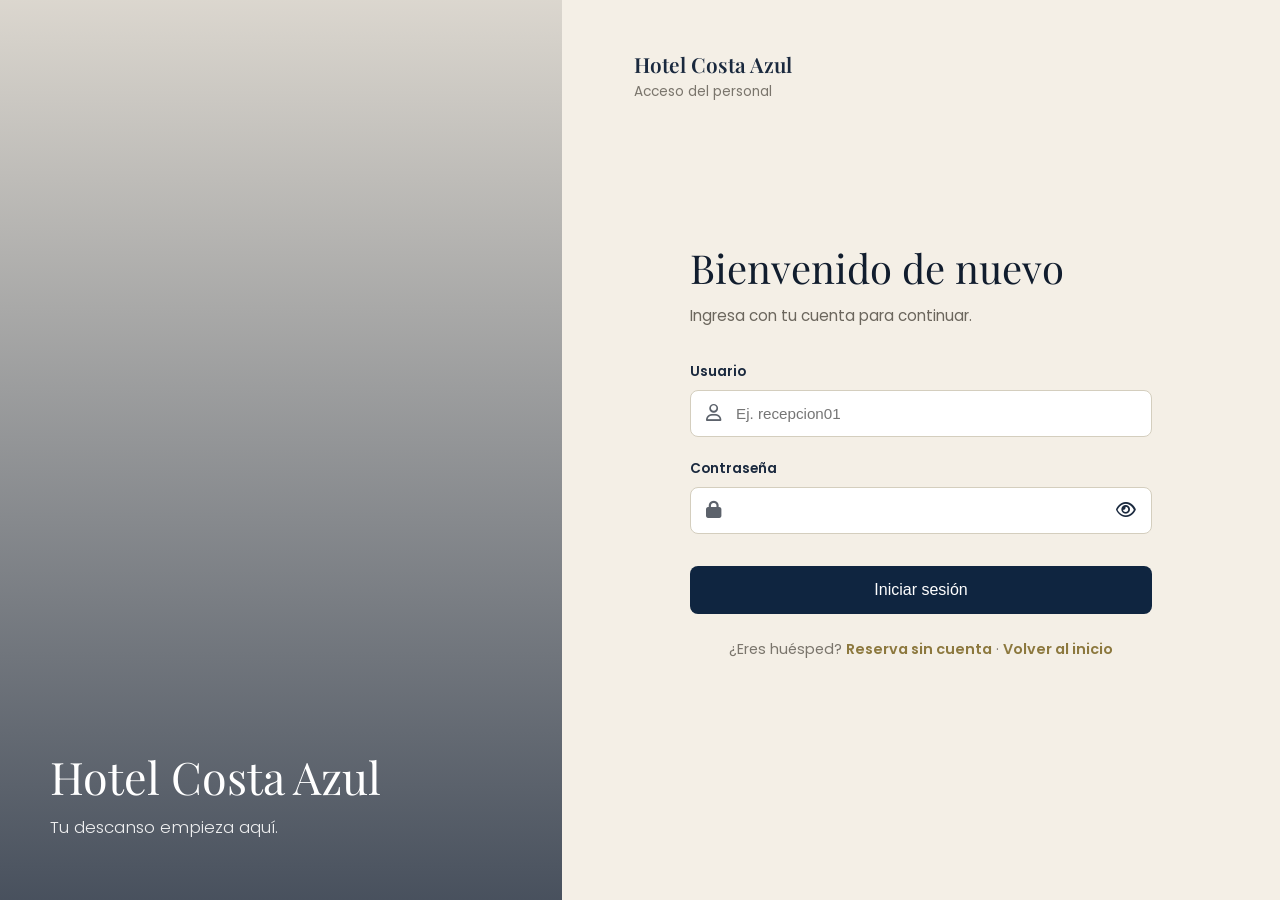
<file: Login/login.html>
<!DOCTYPE html>
<html lang="es">
<head>
  <meta charset="UTF-8">
  <meta name="viewport" content="width=device-width, initial-scale=1.0">
  <title>Hotel Costa Azul - Acceso del personal</title>
  
  <!-- Iconos de FontAwesome -->
  <link rel="stylesheet" href="https://cdnjs.cloudflare.com/ajax/libs/font-awesome/6.4.0/css/all.min.css">
  
  <!-- 1. CONEXIÓN CON EL ARCHIVO CSS -->
  <link rel="stylesheet" href="./login.css">
</head>
<body>

  <div class="login-container">
    
    <!-- Sección Izquierda (Imagen de fondo y texto) -->
    <div class="hero-section">
      <div class="hero-content">
        <h1>Hotel Costa Azul</h1>
        <p>Tu descanso empieza aquí.</p>
      </div>
    </div>

    <!-- Sección Derecha (Formulario) -->
    <div class="form-section">
      
      <div class="header-brand">
        <h2>Hotel Costa Azul</h2>
        <span>Acceso del personal</span>
      </div>

      <div class="welcome-text">
        
        <h1>Bienvenido de nuevo</h1>
        <p>Ingresa con tu cuenta para continuar.</p>
      </div>

      <form id="loginForm" class="login-form">
        
        <!-- Campo Usuario -->
        <div class="input-group">
          <label for="username">Usuario</label>
          <div class="input-wrapper">
            <i class="fa-regular fa-user icon-left"></i>
            <input type="text" id="username" placeholder="Ej. recepcion01" required>
          </div>
        </div>

        <!-- Campo Contraseña -->
        <div class="input-group">
          <label for="password">Contraseña</label>
          <div class="input-wrapper">
            <i class="fa-solid fa-lock icon-left"></i>
            <input type="password" id="password" required>
            <i class="fa-regular fa-eye icon-toggle-password" id="togglePassword"></i>
          </div>
        </div>

        <!-- Mensaje de credenciales inválidas (RNF-09) -->
        <p id="loginError" class="login-error" role="alert" hidden><i class="fa-solid fa-triangle-exclamation"></i> Revisa usuario o contraseña.</p>

        <!-- Botón Iniciar Sesión -->
        <button type="submit" class="btn-submit" data-rf="RNF-09">Iniciar sesión</button>

      </form>

      <!-- Pie del Formulario: el huésped no necesita cuenta -->
      <div class="form-footer">
        ¿Eres huésped? <a href="../Huesped/Reserva/Reser.html">Reserva sin cuenta</a> · <a href="../Principal/index.html">Volver al inicio</a>
      </div>

    </div>

  </div>

  <!-- 2. CONEXIÓN CON EL ARCHIVO JAVASCRIPT -->
  <script src="../js/datos.js"></script>
  <script src="./login.js"></script>
</body>
</html>
</file>
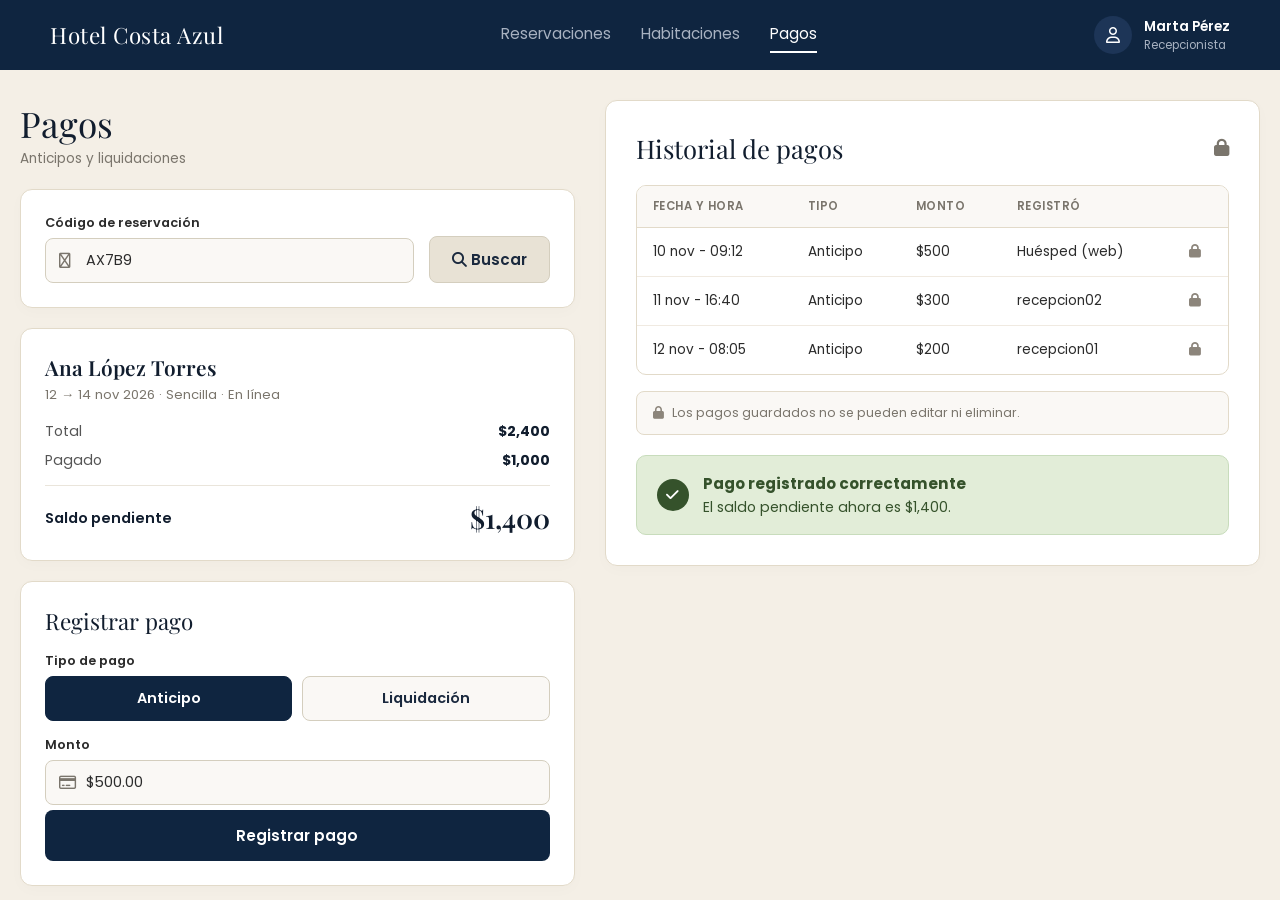
<file: Hotel_Recep/Pagos/pagos.html>
<!DOCTYPE html>
<html lang="es">
<head>
  <meta charset="UTF-8">
  <meta name="viewport" content="width=device-width, initial-scale=1.0">
  <title>Hotel Costa Azul - Gestión de Pagos (Recepción)</title>

  <!-- Google Fonts -->
  <link rel="preconnect" href="https://fonts.googleapis.com">
  <link rel="preconnect" href="https://fonts.gstatic.com" crossorigin>
  <link href="https://fonts.googleapis.com/css2?family=Playfair+Display:ital,wght@0,400;0,600;1,400&family=Poppins:wght@300;400;500;600&display=swap" rel="stylesheet">

  <!-- FontAwesome -->
  <link rel="stylesheet" href="https://cdnjs.cloudflare.com/ajax/libs/font-awesome/6.4.0/css/all.min.css">

  <!-- Estilos -->
  <link rel="stylesheet" href="pagos.css">
</head>
<body>

  <!-- Navbar Superior de Recepción -->
  <header class="navbar">
    <div class="nav-brand">Hotel Costa Azul</div>
    <nav class="nav-links">
      <a href="/Hotel_Recep/Recepcion/recep.html">Reservaciones</a>
      <a href="/Hotel_Recep/Habitaciones/hab.html">Habitaciones</a>
      <a href="/Hotel_Recep/Pagos/pagos.html" class="active">Pagos</a>
    </nav>
    <div class="user-profile">
      <div class="user-avatar"><i class="fa-regular fa-user"></i></div>
      <div class="user-info">
        <span class="user-name">Marta Pérez</span>
        <span class="user-role">Recepcionista</span>
      </div>
    </div>
  </header>

  <!-- Contenedor Principal -->
  <main class="main-container">
    
    <!-- Columna Izquierda: Búsqueda, Resumen de saldo y Registro de pago -->
    <section class="left-column">
      
      <div class="header-title-area">
        <h1>Pagos</h1>
        <p>Anticipos y liquidaciones</p>
      </div>

      <!-- Buscador de código de reservación -->
      <form id="searchPayForm" class="search-form">
        <div class="input-group">
          <label>Código de reservación</label>
          <div class="input-field">
            <i class="fa-regular fa-ticket"></i>
            <input type="text" id="reservationCode" value="AX7B9" required>
          </div>
        </div>
        <button type="submit" class="btn-search">
          <i class="fa-solid fa-magnifying-glass"></i> Buscar
        </button>
      </form>

      <!-- Tarjeta de Resumen Financiero del Huésped -->
      <div class="guest-financial-card">
        <div class="guest-name-title">Ana López Torres</div>
        <div class="guest-stay-info">12 → 14 nov 2026 · Sencilla · En línea</div>

        <div class="financial-rows">
          <div class="fin-row">
            <span>Total</span>
            <b>$2,400</b>
          </div>
          <div class="fin-row">
            <span>Pagado</span>
            <b>$1,000</b>
          </div>
        </div>

        <div class="balance-pending-row">
          <span class="balance-title">Saldo pendiente</span>
          <span class="balance-val" id="pendingBalanceDisplay">$1,400</span>
        </div>
      </div>

      <!-- Tarjeta de Registrar Pago -->
      <div class="register-payment-box">
        <h2>Registrar pago</h2>
        
        <form id="registerPaymentForm">
          <div class="input-group">
            <label>Tipo de pago</label>
            <div class="payment-type-options">
              <button type="button" class="type-btn active" data-type="anticipo">Anticipo</button>
              <button type="button" class="type-btn" data-type="liquidacion">Liquidación</button>
            </div>
          </div>

          <div class="input-group">
            <label>Monto</label>
            <div class="input-field">
              <i class="fa-regular fa-credit-card"></i>
              <input type="text" id="paymentAmountInput" value="$500.00" required>
            </div>
          </div>

          <button type="submit" class="btn-register-pay">Registrar pago</button>
        </form>
      </div>

    </section>

    <!-- Columna Derecha: Historial de pagos y Alerta de éxito -->
    <aside class="right-column">
      <div class="history-card-box">
        
        <div class="history-header">
          <h2>Historial de pagos</h2>
          <i class="fa-solid fa-lock lock-top-icon"></i>
        </div>

        <!-- Tabla del Historial -->
        <div class="history-table-wrapper">
          <table>
            <thead>
              <tr>
                <th>FECHA Y HORA</th>
                <th>TIPO</th>
                <th>MONTO</th>
                <th>REGISTRÓ</th>
                <th></th>
              </tr>
            </thead>
            <tbody>
              <tr>
                <td>10 nov - 09:12</td>
                <td>Anticipo</td>
                <td>$500</td>
                <td>Huésped (web)</td>
                <td><i class="fa-solid fa-lock"></i></td>
              </tr>
              <tr>
                <td>11 nov - 16:40</td>
                <td>Anticipo</td>
                <td>$300</td>
                <td>recepcion02</td>
                <td><i class="fa-solid fa-lock"></i></td>
              </tr>
              <tr>
                <td>12 nov - 08:05</td>
                <td>Anticipo</td>
                <td>$200</td>
                <td>recepcion01</td>
                <td><i class="fa-solid fa-lock"></i></td>
              </tr>
            </tbody>
          </table>
        </div>

        <!-- Nota informativa con candado -->
        <div class="security-notice-box">
          <i class="fa-solid fa-lock"></i> Los pagos guardados no se pueden editar ni eliminar.
        </div>

        <!-- Banner Verde de Éxito -->
        <div id="successPaymentBanner" class="success-payment-banner">
          <div class="success-banner-icon"><i class="fa-solid fa-check"></i></div>
          <div class="success-banner-text">
            <b>Pago registrado correctamente</b>
            <span>El saldo pendiente ahora es <span id="newPendingBalanceText">$1,400</span>.</span>
          </div>
        </div>

      </div>
    </aside>

  </main>

  <!-- Script -->
  <script src="pagos.js"></script>
</body>
</html>
</file>
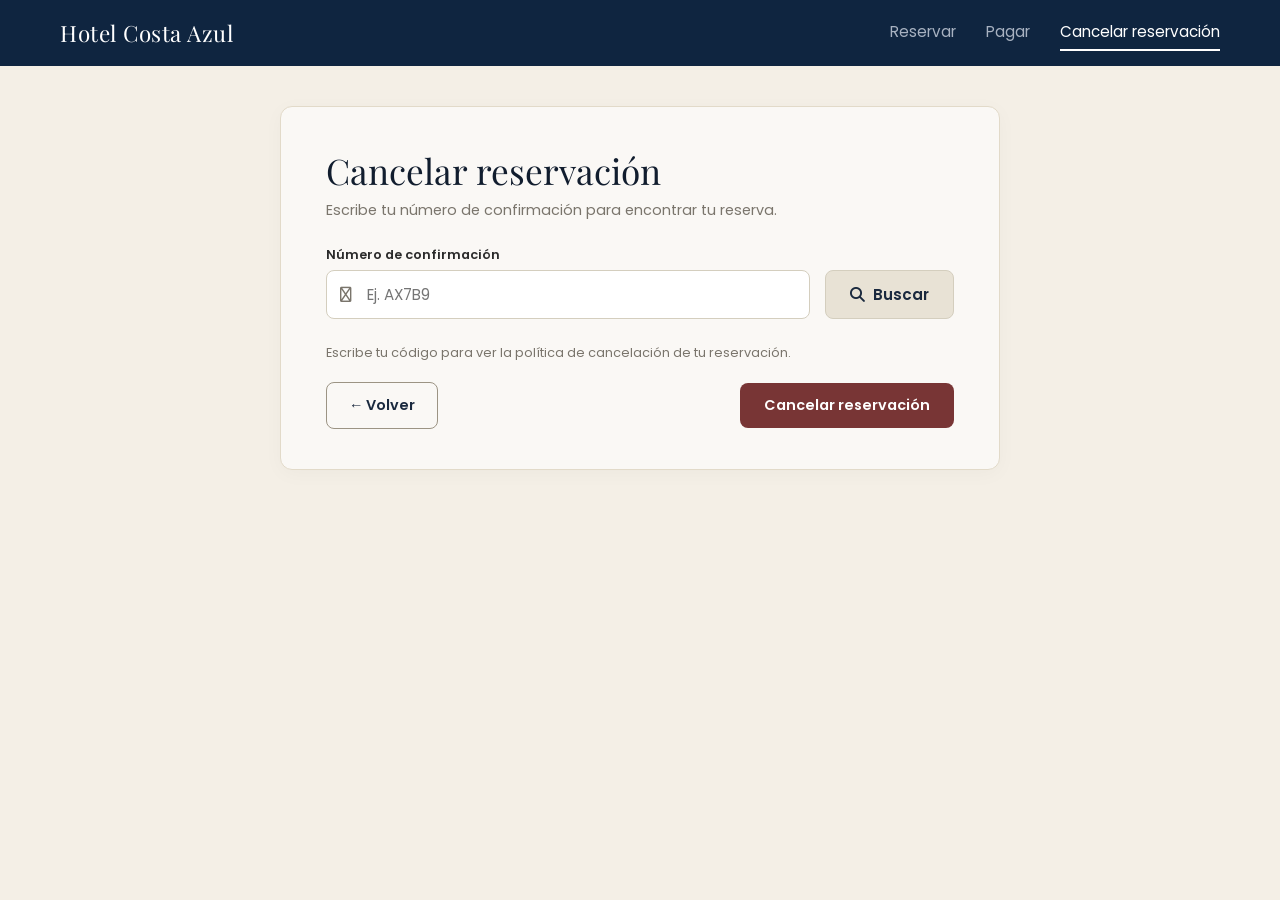
<file: Huesped/Cancelar/Cance.html>
<!DOCTYPE html>
<html lang="es">
<head>
  <meta charset="UTF-8">
  <meta name="viewport" content="width=device-width, initial-scale=1.0">
  <title>Hotel Costa Azul - Cancelar reservación</title>

  <!-- Google Fonts -->
  <link rel="preconnect" href="https://fonts.googleapis.com">
  <link rel="preconnect" href="https://fonts.gstatic.com" crossorigin>
  <link href="https://fonts.googleapis.com/css2?family=Playfair+Display:ital,wght@0,400;0,600;1,400&family=Poppins:wght@300;400;500;600&display=swap" rel="stylesheet">

  <!-- FontAwesome -->
  <link rel="stylesheet" href="https://cdnjs.cloudflare.com/ajax/libs/font-awesome/6.4.0/css/all.min.css">

  <!-- Estilos -->
  <link rel="stylesheet" href="Cance.css">
</head>
<body>

  <!-- Navbar Superior -->
  <header class="navbar">
    <a class="nav-brand" href="../../Principal/index.html" style="text-decoration:none;color:inherit">Hotel Costa Azul</a>
    <nav class="nav-links">
      <a href="../Reserva/Reser.html">Reservar</a>
      <a href="../Pagar/pagar.html">Pagar</a>
      <a href="Cance.html" class="active">Cancelar reservación</a>
    </nav>
  </header>

  <!-- Contenedor Principal -->
  <main class="main-container">
    
    <div class="cancel-card">
      
      <h1>Cancelar reservación</h1>
      <p class="subtitle">Escribe tu número de confirmación para encontrar tu reserva.</p>

      <!-- Formulario / Buscador -->
      <form id="cancelSearchForm" class="search-form">
        <div class="input-group">
          <label for="confCode">Número de confirmación</label>
          <div class="input-field">
            <i class="fa-regular fa-ticket icon-left"></i>
            <input type="text" id="confCode" placeholder="Ej. AX7B9" maxlength="5" autocomplete="off" required>
          </div>
        </div>

        <button type="submit" class="btn-search" data-rf="RF-13">
          <i class="fa-solid fa-magnifying-glass"></i> Buscar
        </button>
      </form>

      <p class="field-error" id="searchError" role="alert" hidden>No encontramos una reservación con ese código.</p>

      <!-- Detalle de la Reservación (aparece al encontrarla) -->
      <div id="reservationResult" class="reservation-box" hidden>

        <div class="res-header">
          <h2>Reservación <span id="displayCode">—</span></h2>
          <span id="statusBadge" class="badge-active">Activa</span>
        </div>

        <div class="res-details">
          <div class="detail-row">
            <span class="label">Huésped</span>
            <span class="value" id="resGuest">—</span>
          </div>
          <div class="detail-row">
            <span class="label">Fechas</span>
            <span class="value" id="resDates">—</span>
          </div>
          <div class="detail-row">
            <span class="label">Habitación</span>
            <span class="value" id="resRoom">—</span>
          </div>
          <div class="detail-row">
            <span class="label">Total</span>
            <span class="value" id="resTotal">—</span>
          </div>
        </div>

      </div>

      <p class="policy-text" id="policyText">Escribe tu código para ver la política de cancelación de tu reservación.</p>

      <!-- Botones Inferiores -->
      <div class="bottom-actions">
        <a href="../../Principal/index.html" class="btn-back">← Volver</a>
        <button id="openModalBtn" class="btn-init-cancel" data-rf="RF-13, RF-09" disabled>Cancelar reservación</button>
      </div>

    </div>

  </main>

  <!-- Ventana Emergente (Modal de Confirmación de Cancelación) -->
  <div id="confirmModal" class="modal-overlay" style="display: none;">
    <div class="modal-content">
      <div class="modal-icon">
        <i class="fa-solid fa-triangle-exclamation"></i>
      </div>
      <h2>¿Cancelar esta reservación?</h2>
      <p>Su estado cambiará a "Cancelada".</p>
      
      <div class="modal-buttons">
        <button id="btnNoReturn" class="btn-no">No, volver</button>
        <button id="btnYesCancel" class="btn-yes">Sí, cancelar</button>
      </div>
    </div>
  </div>

  <!-- Script -->
  <script src="../../js/datos.js"></script>
  <script src="Cance.js"></script>
</body>
</html>
</file>
<file: Login/login.css>
@import url('https://fonts.googleapis.com/css2?family=Playfair+Display:wght@400;600&family=Poppins:wght@300;400;500;600&display=swap');

* {
  box-sizing: border-box;
  margin: 0;
  padding: 0;
}

body {
  font-family: 'Poppins', sans-serif;
  height: 100vh;
  display: flex;
  justify-content: center;
  align-items: center;
  background-color: #f4efe6;
}

.login-container {
  display: flex;
  width: 100%;
  height: 100vh;
}

/* Sección Izquierda */
.hero-section {
  flex: 1;
  background: linear-gradient(to top, rgba(15, 28, 48, 0.75), rgba(0, 0, 0, 0.1)),
              url('https://images.unsplash.com/photo-1507525428034-b723cf961d3e?q=80&w=1200&auto=format&fit=crop') no-repeat center center/cover;
  display: flex;
  align-items: flex-end;
  padding: 60px 50px;
}

.hero-content {
  color: #ffffff;
}

.hero-content h1 {
  font-family: 'Playfair Display', serif;
  font-size: 2.8rem;
  font-weight: 400;
  margin-bottom: 8px;
}

.hero-content p {
  font-size: 1.05rem;
  font-weight: 300;
  opacity: 0.9;
}

/* Sección Derecha */
.form-section {
  flex: 1;
  background-color: #f4efe6;
  display: flex;
  flex-direction: column;
  justify-content: center;
  padding: 0 10%;
  position: relative;
}

.header-brand {
  position: absolute;
  top: 50px;
  left: 10%;
}

.header-brand h2 {
  font-family: 'Playfair Display', serif;
  font-size: 1.3rem;
  color: #1a293e;
  font-weight: 600;
}

.header-brand span {
  font-size: 0.85rem;
  color: #7a756c;
}

.welcome-text {
  margin-bottom: 35px;
}

.welcome-text h1 {
  font-family: 'Playfair Display', serif;
  font-size: 2.5rem;
  color: #111d2e;
  font-weight: 400;
  margin-bottom: 10px;
}

.welcome-text p {
  color: #6b665d;
  font-size: 0.95rem;
}

.login-form {
  display: flex;
  flex-direction: column;
  gap: 22px;
}

.input-group {
  display: flex;
  flex-direction: column;
  gap: 8px;
}

.input-group label {
  font-size: 0.85rem;
  font-weight: 600;
  color: #1a293e;
}

.input-wrapper {
  position: relative;
  display: flex;
  align-items: center;
}

.input-wrapper input {
  width: 100%;
  padding: 14px 16px 14px 45px;
  border: 1px solid #d4cebe;
  border-radius: 8px;
  background-color: #ffffff;
  font-size: 0.95rem;
  color: #2b2b2b;
  outline: none;
  transition: border-color 0.2s ease, box-shadow 0.2s ease;
}

.input-wrapper input:focus {
  border-color: #0f2540;
  box-shadow: 0 0 0 3px rgba(15, 37, 64, 0.1);
}

.icon-left {
  position: absolute;
  left: 16px;
  color: #5c626b;
  font-size: 1.1rem;
  pointer-events: none;
}

.icon-toggle-password {
  position: absolute;
  right: 16px;
  color: #1a293e;
  font-size: 1.1rem;
  cursor: pointer;
}

.btn-submit {
  margin-top: 10px;
  padding: 15px;
  background-color: #0f2540;
  color: #ffffff;
  border: none;
  border-radius: 8px;
  font-size: 1rem;
  font-weight: 500;
  cursor: pointer;
  transition: background-color 0.2s ease;
}

.btn-submit:hover {
  background-color: #18355a;
}

.form-footer {
  margin-top: 25px;
  text-align: center;
  font-size: 0.9rem;
  color: #7a756c;
}

.form-footer a {
  color: #8c783e;
  text-decoration: none;
  font-weight: 600;
}

@media (max-width: 768px) {
  .hero-section {
    display: none;
  }
  .form-section {
    padding: 40px 25px;
  }
  .header-brand {
    position: relative;
    top: 0;
    left: 0;
    margin-bottom: 30px;
  }
}
/* Mensaje de error de credenciales (I-01) */
.login-error {
  background-color: #fdeaea;
  border: 1px solid #f0b4b4;
  color: #9b2c2c;
  border-radius: 8px;
  padding: 10px 14px;
  font-size: 0.85rem;
  margin-bottom: 12px;
}
.login-error[hidden] { display: none; }
</file>
<file: Hotel_Recep/Pagos/pagos.css>
* {
  box-sizing: border-box;
  margin: 0;
  padding: 0;
}

body {
  font-family: 'Poppins', sans-serif;
  background-color: #f4efe6;
  color: #1a293e;
  min-height: 100vh;
}

/* Navbar de Recepción */
.navbar {
  background-color: #0f2540;
  display: flex;
  justify-content: space-between;
  align-items: center;
  padding: 16px 50px;
  color: #ffffff;
}

.nav-brand {
  font-family: 'Playfair Display', serif;
  font-size: 1.4rem;
  letter-spacing: 0.5px;
}

.nav-links {
  display: flex;
  gap: 30px;
}

.nav-links a {
  color: #a8b2c1;
  text-decoration: none;
  font-size: 0.95rem;
  position: relative;
  padding-bottom: 4px;
}

.nav-links a.active, .nav-links a:hover {
  color: #ffffff;
}

.nav-links a.active::after {
  content: '';
  position: absolute;
  bottom: -4px;
  left: 0;
  width: 100%;
  height: 2px;
  background-color: #ffffff;
}

.user-profile {
  display: flex;
  align-items: center;
  gap: 12px;
}

.user-avatar {
  width: 38px;
  height: 38px;
  background-color: #1d3557;
  border-radius: 50%;
  display: flex;
  justify-content: center;
  align-items: center;
  color: #ffffff;
}

.user-info {
  display: flex;
  flex-direction: column;
}

.user-name {
  font-size: 0.85rem;
  font-weight: 600;
  color: #ffffff;
}

.user-role {
  font-size: 0.72rem;
  color: #a8b2c1;
}

/* Layout Principal */
.main-container {
  display: flex;
  gap: 30px;
  max-width: 1350px;
  margin: 30px auto;
  padding: 0 20px;
}

.left-column {
  flex: 1.1;
}

.header-title-area {
  margin-bottom: 20px;
}

.header-title-area h1 {
  font-family: 'Playfair Display', serif;
  font-size: 2.2rem;
  font-weight: 400;
  color: #111d2e;
  margin-bottom: 2px;
}

.header-title-area p {
  font-size: 0.85rem;
  color: #7a756c;
}

/* Buscador de Reserva */
.search-form {
  display: flex;
  gap: 15px;
  align-items: flex-end;
  background-color: #ffffff;
  border: 1px solid #e2dac9;
  border-radius: 12px;
  padding: 24px;
  margin-bottom: 20px;
  box-shadow: 0 4px 15px rgba(0,0,0,0.02);
}

.input-group {
  display: flex;
  flex-direction: column;
  gap: 6px;
  flex: 1;
}

.input-group label {
  font-size: 0.8rem;
  font-weight: 600;
  color: #2b2b2b;
}

.input-field {
  position: relative;
  display: flex;
  align-items: center;
}

.input-field i {
  position: absolute;
  left: 14px;
  color: #7a756c;
  font-size: 0.95rem;
}

.input-field input {
  width: 100%;
  padding: 11px 14px 11px 40px;
  border: 1px solid #d4cebe;
  border-radius: 8px;
  background-color: #faf8f5;
  font-size: 0.9rem;
  color: #2b2b2b;
  font-family: 'Poppins', sans-serif;
  outline: none;
}

.btn-search {
  padding: 11px 22px;
  background-color: #e8e2d5;
  border: 1px solid #d4cebe;
  border-radius: 8px;
  color: #1a293e;
  font-weight: 600;
  font-size: 0.95rem;
  cursor: pointer;
  font-family: 'Poppins', sans-serif;
}

.btn-search:hover {
  background-color: #dfd7c7;
}

/* Tarjeta de Resumen Financiero */
.guest-financial-card {
  background-color: #ffffff;
  border: 1px solid #e2dac9;
  border-radius: 12px;
  padding: 24px;
  margin-bottom: 20px;
  box-shadow: 0 4px 15px rgba(0,0,0,0.02);
}

.guest-name-title {
  font-family: 'Playfair Display', serif;
  font-size: 1.3rem;
  font-weight: 600;
  color: #111d2e;
  margin-bottom: 4px;
}

.guest-stay-info {
  font-size: 0.82rem;
  color: #7a756c;
  margin-bottom: 16px;
}

.financial-rows {
  display: flex;
  flex-direction: column;
  gap: 8px;
  margin-bottom: 14px;
  font-size: 0.88rem;
  color: #555;
}

.fin-row {
  display: flex;
  justify-content: space-between;
}

.fin-row b {
  color: #111d2e;
}

.balance-pending-row {
  display: flex;
  justify-content: space-between;
  align-items: center;
  border-top: 1px solid #eae5db;
  padding-top: 14px;
}

.balance-title {
  font-size: 0.9rem;
  font-weight: 600;
  color: #111d2e;
}

.balance-val {
  font-family: 'Playfair Display', serif;
  font-size: 1.7rem;
  font-weight: 600;
  color: #111d2e;
}

/* Tarjeta de Registrar Pago */
.register-payment-box {
  background-color: #ffffff;
  border: 1px solid #e2dac9;
  border-radius: 12px;
  padding: 24px;
  box-shadow: 0 4px 15px rgba(0,0,0,0.02);
}

.register-payment-box h2 {
  font-family: 'Playfair Display', serif;
  font-size: 1.4rem;
  font-weight: 400;
  color: #111d2e;
  margin-bottom: 16px;
}

.payment-type-options {
  display: flex;
  gap: 10px;
  margin-bottom: 15px;
}

.type-btn {
  flex: 1;
  padding: 11px;
  background-color: #faf8f5;
  border: 1px solid #d4cebe;
  border-radius: 8px;
  font-size: 0.9rem;
  font-weight: 600;
  color: #1a293e;
  cursor: pointer;
  font-family: 'Poppins', sans-serif;
  transition: all 0.2s;
}

.type-btn.active {
  background-color: #0f2540;
  border-color: #0f2540;
  color: #ffffff;
}

.btn-register-pay {
  width: 100%;
  padding: 14px;
  background-color: #0f2540;
  color: #ffffff;
  border: none;
  border-radius: 8px;
  font-size: 0.95rem;
  font-weight: 600;
  cursor: pointer;
  margin-top: 5px;
  font-family: 'Poppins', sans-serif;
  transition: background 0.2s;
}

.btn-register-pay:hover {
  background-color: #18355a;
}

/* Columna Derecha: Historial y Éxito */
.right-column {
  flex: 1.3;
}

.history-card-box {
  background-color: #ffffff;
  border: 1px solid #e2dac9;
  border-radius: 12px;
  padding: 30px;
  box-shadow: 0 4px 15px rgba(0,0,0,0.02);
}

.history-header {
  display: flex;
  justify-content: space-between;
  align-items: center;
  margin-bottom: 20px;
}

.history-header h2 {
  font-family: 'Playfair Display', serif;
  font-size: 1.6rem;
  font-weight: 400;
  color: #111d2e;
}

.lock-top-icon {
  color: #7a756c;
  font-size: 1.1rem;
}

.history-table-wrapper {
  border: 1px solid #e2dac9;
  border-radius: 10px;
  overflow: hidden;
  margin-bottom: 16px;
}

table {
  width: 100%;
  border-collapse: collapse;
  text-align: left;
  font-size: 0.85rem;
}

th {
  color: #7a756c;
  font-weight: 600;
  font-size: 0.72rem;
  padding: 12px 16px;
  border-bottom: 1px solid #e2dac9;
  background-color: #faf8f5;
  letter-spacing: 0.5px;
}

td {
  padding: 14px 16px;
  border-bottom: 1px solid #f0eae1;
  color: #2b2b2b;
}

td i {
  color: #8c857b;
  font-size: 0.85rem;
}

tr:last-child td {
  border-bottom: none;
}

.security-notice-box {
  background-color: #faf8f5;
  border: 1px solid #e2dac9;
  border-radius: 8px;
  padding: 12px 16px;
  font-size: 0.78rem;
  color: #7a756c;
  display: flex;
  align-items: center;
  gap: 8px;
  margin-bottom: 20px;
}

.security-notice-box i {
  color: #8c857b;
}

/* Banner de Éxito Verde */
.success-payment-banner {
  background-color: #e2edd8;
  border: 1px solid #c8dcbc;
  border-radius: 10px;
  padding: 16px 20px;
  display: flex;
  align-items: center;
  gap: 14px;
}

.success-banner-icon {
  width: 32px;
  height: 32px;
  background-color: #35522b;
  color: #ffffff;
  border-radius: 50%;
  display: flex;
  justify-content: center;
  align-items: center;
  font-size: 0.9rem;
  flex-shrink: 0;
}

.success-banner-text {
  display: flex;
  flex-direction: column;
  font-size: 0.88rem;
  color: #35522b;
}

.success-banner-text b {
  font-size: 0.95rem;
  margin-bottom: 2px;
}

/* Responsividad */
@media (max-width: 1000px) {
  .main-container {
    flex-direction: column;
  }
  .search-form {
    flex-direction: column;
    align-items: stretch;
  }
}
</file>
<file: Huesped/Cancelar/Cance.css>
* {
  box-sizing: border-box;
  margin: 0;
  padding: 0;
}

body {
  font-family: 'Poppins', sans-serif;
  background-color: #f4efe6;
  color: #1a293e;
  min-height: 100vh;
}

/* Navbar Superior */
.navbar {
  background-color: #0f2540;
  display: flex;
  justify-content: space-between;
  align-items: center;
  padding: 18px 60px;
  color: #ffffff;
}

.nav-brand {
  font-family: 'Playfair Display', serif;
  font-size: 1.4rem;
  letter-spacing: 0.5px;
}

.nav-links {
  display: flex;
  gap: 30px;
}

.nav-links a {
  color: #a8b2c1;
  text-decoration: none;
  font-size: 0.95rem;
  font-weight: 400;
  position: relative;
  padding-bottom: 4px;
  transition: color 0.2s ease;
}

.nav-links a.active, .nav-links a:hover {
  color: #ffffff;
}

.nav-links a.active::after {
  content: '';
  position: absolute;
  bottom: -4px;
  left: 0;
  width: 100%;
  height: 2px;
  background-color: #ffffff;
}

/* Layout Principal */
.main-container {
  display: flex;
  justify-content: center;
  align-items: flex-start;
  padding: 40px 20px;
}

.cancel-card {
  background-color: #faf8f5;
  border: 1px solid #e2dac9;
  border-radius: 12px;
  padding: 40px 45px;
  width: 100%;
  max-width: 720px;
  box-shadow: 0 4px 20px rgba(0, 0, 0, 0.03);
}

.cancel-card h1 {
  font-family: 'Playfair Display', serif;
  font-size: 2.2rem;
  font-weight: 400;
  color: #111d2e;
  margin-bottom: 6px;
}

.subtitle {
  font-size: 0.9rem;
  color: #7a756c;
  margin-bottom: 25px;
}

/* Formulario Buscador */
.search-form {
  display: flex;
  gap: 15px;
  align-items: flex-end;
  margin-bottom: 25px;
}

.input-group {
  flex: 1;
  display: flex;
  flex-direction: column;
  gap: 6px;
}

.input-group label {
  font-size: 0.8rem;
  font-weight: 600;
  color: #2b2b2b;
}

.input-field {
  position: relative;
  display: flex;
  align-items: center;
}

.icon-left {
  position: absolute;
  left: 14px;
  color: #7a756c;
  font-size: 0.95rem;
}

.input-field input {
  width: 100%;
  padding: 12px 14px 12px 40px;
  border: 1px solid #d4cebe;
  border-radius: 8px;
  background-color: #ffffff;
  font-size: 0.95rem;
  color: #2b2b2b;
  font-family: 'Poppins', sans-serif;
  outline: none;
}

.btn-search {
  padding: 12px 24px;
  background-color: #e8e2d5;
  border: 1px solid #d4cebe;
  border-radius: 8px;
  color: #1a293e;
  font-size: 0.95rem;
  font-weight: 600;
  cursor: pointer;
  display: flex;
  align-items: center;
  gap: 8px;
  font-family: 'Poppins', sans-serif;
}

.btn-search:hover {
  background-color: #dfd7c7;
}

/* Caja de Resultados */
.reservation-box {
  background-color: #faf8f5;
  border: 1px solid #e2dac9;
  border-radius: 10px;
  padding: 22px 26px;
  margin-bottom: 15px;
}

.res-header {
  display: flex;
  justify-content: space-between;
  align-items: center;
  margin-bottom: 18px;
}

.res-header h2 {
  font-family: 'Playfair Display', serif;
  font-size: 1.3rem;
  color: #111d2e;
  font-weight: 400;
}

/* Badges de Estado */
.badge-active {
  background-color: #e2edd8;
  color: #35522b;
  font-size: 0.78rem;
  font-weight: 600;
  padding: 4px 14px;
  border-radius: 15px;
}

.badge-cancelled {
  background-color: #fce8e6;
  color: #a83232;
  font-size: 0.78rem;
  font-weight: 600;
  padding: 4px 14px;
  border-radius: 15px;
}

.res-details {
  display: flex;
  flex-direction: column;
  gap: 10px;
  font-size: 0.88rem;
}

.detail-row {
  display: flex;
}

.detail-row .label {
  width: 130px;
  color: #7a756c;
}

.detail-row .value {
  color: #111d2e;
  font-weight: 500;
}

.policy-text {
  font-size: 0.8rem;
  color: #7a756c;
  margin-bottom: 20px;
}

/* Acciones Inferiores */
.bottom-actions {
  display: flex;
  justify-content: space-between;
  align-items: center;
}

.btn-back {
  padding: 12px 22px;
  background-color: transparent;
  border: 1px solid #9c9484;
  border-radius: 8px;
  color: #1a293e;
  font-weight: 600;
  font-size: 0.9rem;
  text-decoration: none;
  display: inline-block;
}

.btn-init-cancel {
  padding: 12px 24px;
  background-color: #783535;
  border: none;
  border-radius: 8px;
  color: #ffffff;
  font-weight: 600;
  font-size: 0.9rem;
  cursor: pointer;
  font-family: 'Poppins', sans-serif;
}

.btn-init-cancel:hover {
  background-color: #632a2a;
}

/* --- Estilos de la Ventana Emergente (Modal) --- */
.modal-overlay {
  position: fixed;
  top: 0;
  left: 0;
  width: 100%;
  height: 100vh;
  background-color: rgba(15, 37, 64, 0.4);
  display: none;
  justify-content: center;
  align-items: center;
  z-index: 1000;
  backdrop-filter: blur(2px);
}

.modal-content {
  background-color: #f4efe6;
  border: 1px solid #d4cebe;
  border-radius: 16px;
  padding: 35px 30px;
  width: 90%;
  max-width: 440px;
  text-align: center;
  box-shadow: 0 10px 30px rgba(0, 0, 0, 0.15);
}

.modal-icon {
  width: 50px;
  height: 50px;
  background-color: #faebd7;
  border: 1px solid #e6d2b5;
  border-radius: 50%;
  display: flex;
  justify-content: center;
  align-items: center;
  margin: 0 auto 15px auto;
  color: #bfa15f;
  font-size: 1.3rem;
}

.modal-content h2 {
  font-family: 'Playfair Display', serif;
  font-size: 1.5rem;
  color: #111d2e;
  margin-bottom: 6px;
  font-weight: 600;
}

.modal-content p {
  font-size: 0.88rem;
  color: #7a756c;
  margin-bottom: 25px;
}

.modal-buttons {
  display: flex;
  gap: 12px;
}

.btn-no {
  flex: 1;
  padding: 12px;
  background-color: #e8e2d5;
  border: 1px solid #d4cebe;
  color: #1a293e;
  border-radius: 8px;
  font-weight: 600;
  font-size: 0.9rem;
  cursor: pointer;
  font-family: 'Poppins', sans-serif;
}

.btn-yes {
  flex: 1;
  padding: 12px;
  background-color: #a83232;
  border: none;
  color: #ffffff;
  border-radius: 8px;
  font-weight: 600;
  font-size: 0.9rem;
  cursor: pointer;
  font-family: 'Poppins', sans-serif;
}

.btn-no:hover {
  background-color: #dfd7c7;
}

.btn-yes:hover {
  background-color: #8c2828;
}

.modal-overlay.is-open {
  display: flex;
}

/* ===== Usuario y regreso al inicio (navbar) ===== */
.nav-user {
  display: flex;
  align-items: center;
  gap: 12px;
}

.user-avatar {
  width: 36px;
  height: 36px;
  border-radius: 50%;
  background-color: #1d3a5f;
  color: #ffffff;
  display: flex;
  align-items: center;
  justify-content: center;
  font-size: 0.9rem;
}

.user-info {
  display: flex;
  flex-direction: column;
  line-height: 1.25;
}

.user-info strong {
  font-size: 0.85rem;
  font-weight: 600;
  color: #ffffff;
}

.user-info span {
  font-size: 0.72rem;
  color: #a8b2c1;
}

.btn-home {
  color: #ffffff;
  font-size: 1.05rem;
  text-decoration: none;
  margin-left: 10px;
  padding: 8px;
  border-radius: 8px;
  transition: background-color 0.2s ease;
}

.btn-home:hover {
  background-color: #dadfe6;
}

/* ===== Mensajes ===== */
.alert {
  padding: 11px 16px;
  border-radius: 8px;
  font-size: 0.88rem;
  font-weight: 500;
  text-align: center;
  margin-bottom: 20px;
}

.alert-success {
  background-color: #e2edd8;
  border: 1px solid #c8dcbc;
  color: #35522b;
}

.alert-danger {
  background-color: #fce8e6;
  border: 1px solid #f5c2c7;
  color: #a83232;
}

.not-found {
  text-align: center;
  font-size: 0.9rem;
  color: #7a756c;
  padding: 20px 0;
}

/* ===== Lista rápida de reservaciones propias ===== */
.quick-list {
  margin-top: 5px;
}

.quick-list-title {
  font-size: 0.85rem;
  color: #7a756c;
  margin-bottom: 10px;
}

.quick-item {
  display: flex;
  justify-content: space-between;
  gap: 12px;
  padding: 12px 16px;
  background-color: #ffffff;
  border: 1px solid #d4cebe;
  border-radius: 8px;
  margin-bottom: 8px;
  font-size: 0.88rem;
  color: #1a293e;
  text-decoration: none;
  transition: border-color 0.2s ease;
}

.quick-item:hover {
  border-color: #0f2540;
}

/* ===== Detalle y política ===== */
.detail-row .value.value-paid {
  color: #0f2540;
  font-weight: 600;
}

.policy-notice-box {
  background-color: #faebd7;
  border: 1px solid #e6d2b5;
  border-radius: 8px;
  padding: 14px 18px;
  margin-bottom: 22px;
  font-size: 0.85rem;
  color: #8c6d33;
}

.policy-text-main {
  margin-top: 6px;
}

.policy-warning {
  margin-top: 10px;
  color: #a83232;
  font-weight: 600;
}

.policy-refund {
  margin-top: 10px;
  color: #0f2540;
  font-weight: 500;
}

/* ===== Botones deshabilitados ===== */
.btn-init-cancel:disabled {
  cursor: not-allowed;
}

.btn-init-cancel.btn-disabled {
  background-color: #cfc9bb;
  color: #ffffff;
}

.btn-init-cancel.btn-blocked {
  background-color: #b98a8a;
  color: #ffffff;
}

.cancel-blocked {
  text-align: right;
  max-width: 330px;
}

.cancel-blocked-text {
  margin-top: 6px;
  font-size: 0.75rem;
  font-weight: 500;
  color: #a83232;
}

.modal-penalty {
  color: #a83232;
  font-weight: 600;
}

/* El modal solo se ve cuando JS le agrega is-open */
.modal-overlay:not(.is-open) { display: none !important; }
</file>
